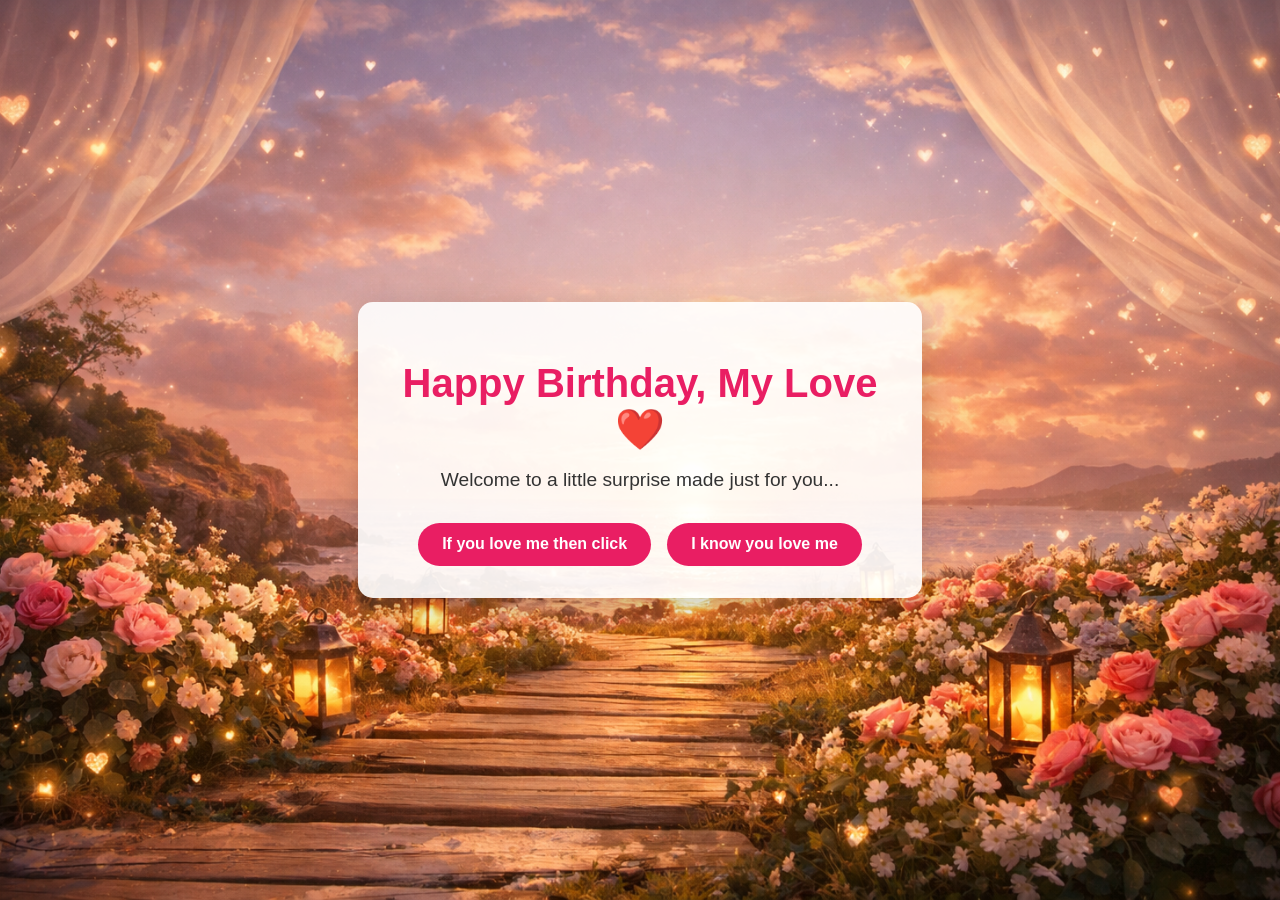
<file: index.html>
<!DOCTYPE html>
<html lang="en">
<head>
  <meta charset="UTF-8">
  <meta name="viewport" content="width=device-width, initial-scale=1.0">
  <title>Happy Birthday TVISHA</title>
  <link rel="stylesheet" href="style.css">
</head>
<body class="intro">
  <div class="center-box">
    <h1>Happy Birthday, My Love ❤️</h1>
    <p>Welcome to a little surprise made just for you...</p>
    <div class="button-group">
      <a href="gallery.html" class="btn">If you love me then click</a>
      <a href="gallery.html" class="btn">I know you love me</a>
    </div>
  </div>
</body>
</html>
</file>
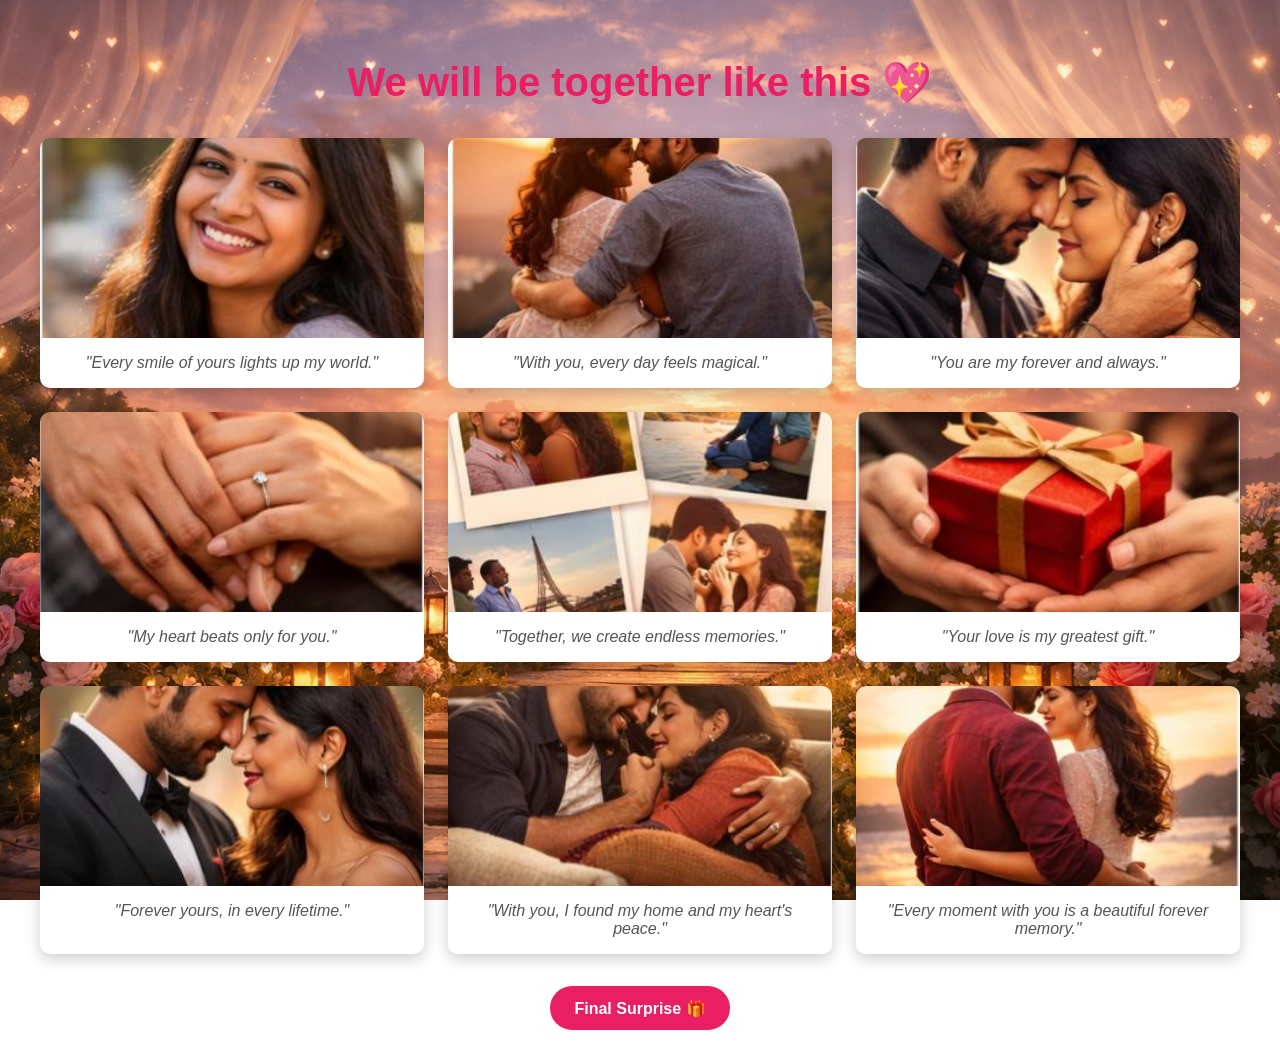
<file: gallery.html>
<!DOCTYPE html>
<html lang="en">
<head>
  <meta charset="UTF-8">
  <meta name="viewport" content="width=device-width, initial-scale=1.0">
  <title>Our Memories</title>
  <link rel="stylesheet" href="style.css">
</head>
<body class="gallery">
  <div class="gallery-container">
    <h1>We will be together like this 💖</h1>
    <div class="gallery-grid">
      <figure>
        <img src="images/romantic1.jpg" alt="Moment 1">
        <figcaption>"Every smile of yours lights up my world."</figcaption>
      </figure>
      <figure>
        <img src="images/romantic2.jpg" alt="Moment 2">
        <figcaption>"With you, every day feels magical."</figcaption>
      </figure>
      <figure>
        <img src="images/romantic3.jpg" alt="Moment 3">
        <figcaption>"You are my forever and always."</figcaption>
      </figure>
      <figure>
        <img src="images/romantic4.jpg" alt="Moment 4">
        <figcaption>"My heart beats only for you."</figcaption>
      </figure>
      <figure>
        <img src="images/romantic5.jpg" alt="Moment 5">
        <figcaption>"Together, we create endless memories."</figcaption>
      </figure>
      <figure>
        <img src="images/romantic6.jpg" alt="Moment 6">
        <figcaption>"Your love is my greatest gift."</figcaption>
      </figure>
      <figure>
        <img src="images/romantic7.jpg" alt="Moment 7">
        <figcaption>"Forever yours, in every lifetime."</figcaption>
      </figure>
      <figure>
        <img src="images/romantic8.jpg" alt="Moment 8">
        <figcaption>"With you, I found my home and my heart's peace."</figcaption>
      </figure>
      <figure>
        <img src="images/romantic9.jpg" alt="Moment 9">
        <figcaption>"Every moment with you is a beautiful forever memory."</figcaption>
      </figure>
    </div>
    <div class="button-center">
      <a href="surprise.html" class="btn">Final Surprise 🎁</a>
    </div>
  </div>
</body>
</html>
</file>
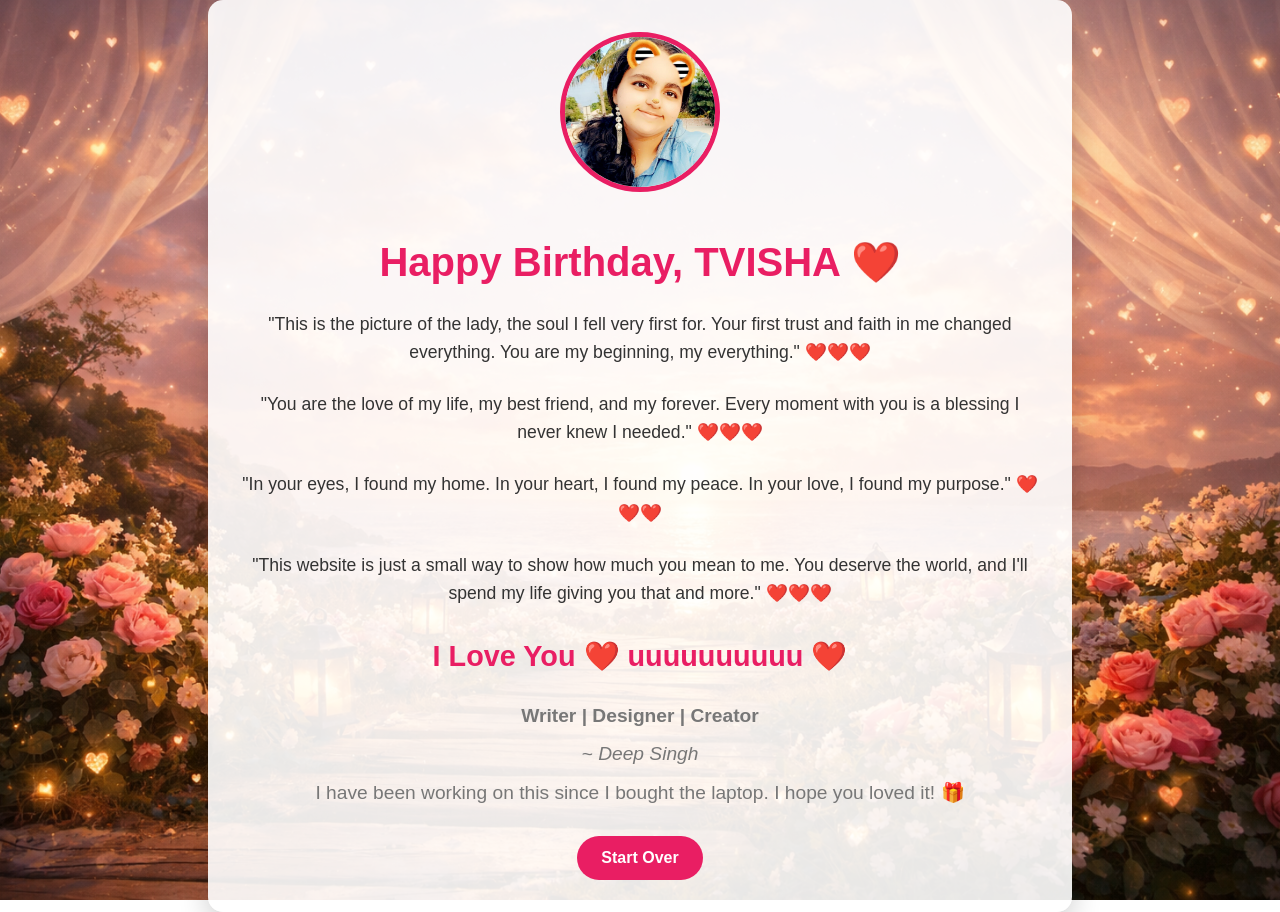
<file: surprise.html>
<!DOCTYPE html>
<html lang="en">
<head>
  <meta charset="UTF-8">
  <meta name="viewport" content="width=device-width, initial-scale=1.0">
  <title>My Surprise for You</title>
  <link rel="stylesheet" href="style.css">
</head>
<body class="surprise">
  <div class="center-box surprise-box">
    <img src="images/tvisha.jpg" alt="TVISHA" class="special-img">
    <h1>Happy Birthday, TVISHA ❤️</h1>
    
    <div class="quote-section">
      <p class="first-quote">"This is the picture of the lady, the soul I fell very first for. Your first trust and faith in me changed everything. You are my beginning, my everything." ❤️❤️❤️</p>
      
      <p class="romantic-quote">"You are the love of my life, my best friend, and my forever. Every moment with you is a blessing I never knew I needed." ❤️❤️❤️</p>
      
      <p class="romantic-quote">"In your eyes, I found my home. In your heart, I found my peace. In your love, I found my purpose." ❤️❤️❤️</p>
      
      <p class="romantic-quote">"This website is just a small way to show how much you mean to me. You deserve the world, and I'll spend my life giving you that and more." ❤️❤️❤️</p>
    </div>
    
    <h2 class="love-message">I Love You ❤️ uuuuuuuuuu ❤️</h2>
    
    <div class="footer-text">
      <p class="creator">Writer | Designer | Creator</p>
      <p class="creator-name">~ Deep Singh</p>
      
      <p class="note">I have been working on this since I bought the laptop. I hope you loved it! 🎁</p>
    </div>
    
    <div class="back-link">
      <a href="index.html" class="btn">Start Over</a>
    </div>
  </div>

  <script>
    // Create heart element
    function createHeart() {
      const heart = document.createElement('div');
      heart.innerHTML = '❤️';
      heart.className = 'floating-heart';
      heart.style.left = Math.random() * 100 + 'vw';
      heart.style.top = Math.random() * 100 + 'vh';
      document.body.appendChild(heart);

      // Remove heart after animation completes
      setTimeout(() => {
        heart.remove();
      }, 2000);
    }

    // Create hearts automatically every 2 seconds
    setInterval(createHeart, 2000);

    // Create hearts on click
    document.addEventListener('click', (e) => {
      // Don't create hearts if clicking on buttons
      if (e.target.classList.contains('btn')) return;
      
      for (let i = 0; i < 3; i++) {
        setTimeout(() => {
          createHeart();
        }, i * 100);
      }
    });
  </script>
  <!-- Background music starts as soon as this page loads -->
  <audio autoplay loop>
    <source src="music/bargad.mp3.mpeg" type="audio/mpeg">
    Your browser does not support the audio element.
  </audio>
</body>
</html>
</file>
<file: style.css>
/* Basic styles for the birthday site */

body {
  margin: 0;
  padding: 0;
  font-family: Arial, sans-serif;
  background: url('images/intro_bg.jpg') no-repeat center center fixed;
  background-size: cover;
  color: #333;
  min-height: 100vh;
  display: flex;
  align-items: center;
  justify-content: center;
}

.center-box {
  text-align: center;
  background: rgba(255, 255, 255, 0.9);
  padding: 2rem;
  border-radius: 15px;
  box-shadow: 0 10px 30px rgba(0, 0, 0, 0.2);
  max-width: 500px;
  width: 90%;
}

h1 {
  color: #e91e63;
  font-size: 2.5rem;
  margin-bottom: 1rem;
}

p {
  font-size: 1.2rem;
  margin: 1rem 0;
}

.button-group {
  display: flex;
  gap: 1rem;
  justify-content: center;
  flex-wrap: wrap;
  margin-top: 2rem;
}

.btn {
  display: inline-block;
  padding: 0.8rem 1.5rem;
  background: #e91e63;
  color: white;
  text-decoration: none;
  border-radius: 25px;
  font-weight: bold;
  transition: background 0.3s;
}

.btn:hover {
  background: #c2185b;
}

/* Gallery styles */
.gallery-container {
  max-width: 1200px;
  margin: 0 auto;
  padding: 2rem;
  text-align: center;
}

.gallery-grid {
  display: grid;
  grid-template-columns: repeat(3, 1fr);
  gap: 1.5rem;
  margin: 2rem 0;
}

.gallery-grid figure {
  margin: 0;
  border-radius: 10px;
  overflow: hidden;
  box-shadow: 0 5px 15px rgba(0, 0, 0, 0.2);
  transition: transform 0.3s;
}

.gallery-grid figure:hover {
  transform: scale(1.05);
}

.gallery-grid img {
  width: 100%;
  height: 200px;
  object-fit: cover;
  display: block;
}

.gallery-grid figcaption {
  padding: 1rem;
  background: white;
  font-style: italic;
  color: #555;
}

.button-center {
  margin-top: 2rem;
}

/* Surprise styles */
.surprise-box {
  max-width: 800px;
  width: 95%;
}

.special-img {
  width: 150px;
  height: 150px;
  border-radius: 50%;
  object-fit: cover;
  border: 5px solid #e91e63;
  margin-bottom: 1rem;
}

.quote-section p {
  margin: 1.5rem 0;
  font-size: 1.1rem;
  line-height: 1.6;
}

.love-message {
  color: #e91e63;
  font-size: 1.8rem;
  margin: 2rem 0;
}

.footer-text {
  margin-top: 2rem;
  font-size: 0.9rem;
  color: #777;
}

.creator {
  font-weight: bold;
}

.creator-name {
  font-style: italic;
}

.note {
  margin-top: 1rem;
}

.back-link {
  margin-top: 2rem;
}

.floating-heart {
  position: absolute;
  font-size: 2rem;
  animation: float 2s ease-in-out infinite;
  pointer-events: none;
}

@keyframes float {
  0% { transform: translateY(0) rotate(0deg); opacity: 1; }
  100% { transform: translateY(-100vh) rotate(360deg); opacity: 0; }
}

@media (max-width: 768px) {
  .gallery-grid {
    grid-template-columns: 1fr;
  }
  h1 {
    font-size: 2rem;
  }
  .center-box {
    padding: 1.5rem;
  }
}
</file>
